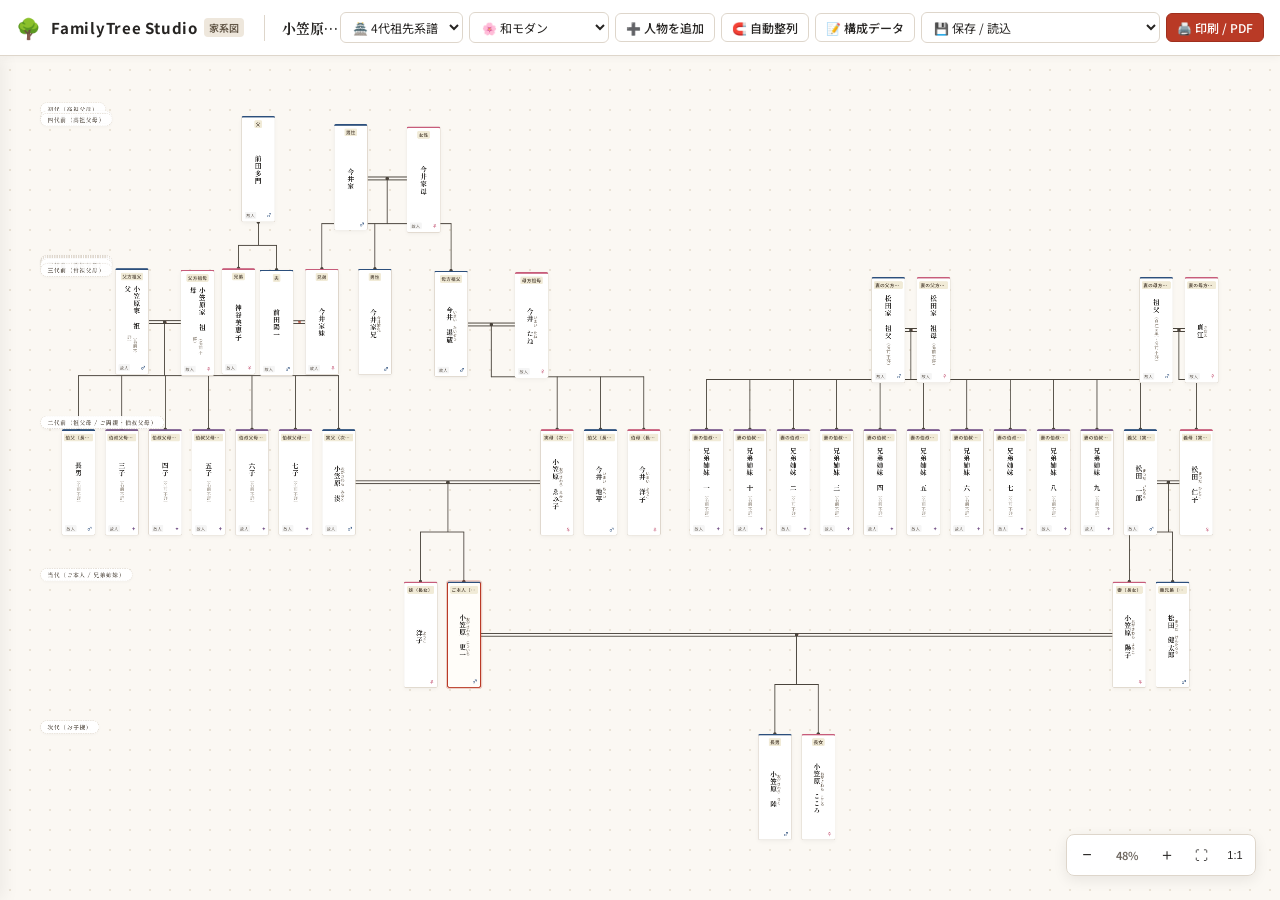
<file: tools/family-tree/index.html>
<!DOCTYPE html>
<html lang="ja">
<head>
  <meta charset="UTF-8">
  <meta name="viewport" content="width=device-width, initial-scale=1.0">
  <title>FamilyTree Studio — 小笠原家 系譜図</title>
  <link rel="icon" href="data:image/svg+xml,<svg xmlns=%22http://www.w3.org/2000/svg%22 viewBox=%220 0 100 100%22><text y=%22.9em%22 font-size=%2290%22>🌳</text></svg>">
  
  <!-- Web Fonts (Google Fonts with robust system fallbacks) -->
  <link rel="preconnect" href="https://fonts.googleapis.com">
  <link rel="preconnect" href="https://fonts.gstatic.com" crossorigin>
  <link href="https://fonts.googleapis.com/css2?family=Cormorant+Garamond:ital,wght@0,600;1,600&family=Noto+Sans+JP:wght@400;500;700&family=Noto+Serif+JP:wght@400;600;700;900&family=Shippori+Mincho:wght@500;700;800&display=swap" rel="stylesheet">

  <link rel="stylesheet" href="css/style.css">
</head>
<body class="theme-japanese">

<div id="app">
  <!-- NAVIGATION HEADER -->
  <header class="app-header">
    <div class="brand-section">
      <div class="brand-icon">🌳</div>
      <div class="brand-title-box">
        <div class="brand-title">
          FamilyTree Studio
          <span class="brand-tag">家系図</span>
        </div>
      </div>

      <div class="doc-meta">
        <input type="text" id="doc-title-input" class="doc-title-input" value="小笠原家 系譜図" title="家系図の表題（クリックで変更可能）" />
        <input type="text" id="doc-subtitle-input" class="doc-subtitle-input" value="令和八年 吉日 調製（小笠原更一 家系・両家四代系譜）" title="副題 / 作成日" />
      </div>
    </div>

    <div class="toolbar-actions">
      <!-- Layout Mode Selection -->
      <select id="layout-mode-select" class="select-input" title="系図の表示形式">
        <option value="ancestry">🏯 4代祖先系譜</option>
        <option value="descendant">🌿 子孫展開</option>
      </select>

      <!-- Theme Selection -->
      <select id="theme-select" class="select-input" title="デザインテーマを選択">
        <option value="japanese">🌸 和モダン</option>
        <option value="heritage">🏛️ 西洋クラシック</option>
        <option value="modern">💎 洗練モダン</option>
      </select>

      <!-- Add Person Button -->
      <button id="btn-add-person" class="btn">
        <span>➕ 人物を追加</span>
      </button>

      <!-- Reset to Auto Layout Button -->
      <button id="btn-reset-layout" class="btn" title="手動ドラッグ配置をリセットして、家系図の自動整列に戻します">
        <span>🧲 自動整列</span>
      </button>

      <!-- Toggle JSON Editor -->
      <button id="btn-toggle-json" class="btn" title="データ直接編集を開閉">
        <span>📝 構成データ</span>
      </button>

      <!-- Storage / Import / Export Dropdown -->
      <select id="file-menu-select" class="select-input" title="保存・読込操作">
        <option value="" disabled selected>💾 保存 / 読込</option>
        <option value="load-ogasawara-actual">🏯 小笠原更一 家系図（本家）を読込</option>
        <option value="load-sample">✨ 山田家 三代系図を読込</option>
        <option value="export-json">📥 JSON保存（構成データ）</option>
        <option value="export-html-full">🌐 HTML保存（フル機能版）</option>
        <option value="export-html-presentation">🖥️ HTML保存（発表・閲覧専用）</option>
        <option value="import-json">📤 JSON読込（ファイルを開く）</option>
        <option value="clear-data">🗑️ すべてリセット（新規作成）</option>
      </select>
      <input type="file" id="file-input-hidden" accept=".json" style="display:none;" />

      <!-- Print Button -->
      <button id="btn-open-print" class="btn btn-vermilion" title="印刷またはPDFとして保存">
        <span>🖨️ 印刷 / PDF</span>
      </button>
    </div>
  </header>

  <!-- MAIN WORKSPACE -->
  <div class="workspace-container">
    <aside id="sidebar-json" class="sidebar-panel">
      <div class="sidebar-header">
        <div class="sidebar-title">
          <span>📝</span> 家系図構成データ (JSON)
        </div>
        <button id="btn-close-sidebar" class="btn" style="padding: 2px 8px; font-size: 11px;">閉じる</button>
      </div>
      <div class="sidebar-content">
        <div style="font-size: 11px; color: var(--text-sub);">
          テキストを直接修正して「図に反映」を押すと即座に反映されます。
        </div>
        <div id="json-error-badge" class="json-error-badge"></div>
        <textarea id="json-textarea" class="json-editor-textarea" spellcheck="false"></textarea>
        <div style="display: flex; gap: 8px;">
          <button id="btn-apply-json" class="btn btn-primary" style="flex: 1;">図に反映する</button>
          <button id="btn-format-json" class="btn">整形</button>
        </div>
      </div>
    </aside>

    <div id="viewport">
      <div id="canvas-container">
        <div class="print-document-header">
          <div id="print-doc-title" class="print-doc-title">小笠原家 系譜図</div>
          <div id="print-doc-subtitle" class="print-doc-subtitle">令和八年 吉日 調製（小笠原更一 家系・両家四代系譜）</div>
        </div>

        <svg id="connector-svg"></svg>
        <div id="cards-container"></div>
      </div>
    </div>

    <div class="floating-controls">
      <button id="btn-zoom-out" class="zoom-btn" title="縮小">−</button>
      <span id="zoom-level-text" class="zoom-level-text">100%</span>
      <button id="btn-zoom-in" class="zoom-btn" title="拡大">＋</button>
      <button id="btn-zoom-fit" class="zoom-btn" title="全体にフィット" style="font-size: 13px;">⛶</button>
      <button id="btn-zoom-reset" class="zoom-btn" title="100%に戻す" style="font-size: 11px;">1:1</button>
    </div>

    <div id="status-toast" class="status-toast">下書きを保存しました</div>
  </div>
</div>

<!-- MODAL: PERSON EDIT / CREATE -->
<div id="person-modal" class="modal-backdrop">
  <div class="modal-card">
    <div class="modal-header">
      <div id="person-modal-title" class="modal-title">
        <span>👤</span> 人物情報の編集
      </div>
      <button id="btn-modal-close" class="modal-close-btn">&times;</button>
    </div>

    <div class="modal-body">
      <input type="hidden" id="form-person-id" />

      <div class="form-row">
        <div class="form-group" style="flex: 2;">
          <label class="form-label" for="form-name">氏名 *</label>
          <input type="text" id="form-name" class="form-input" placeholder="例: 小笠原 更一" required />
        </div>
        <div class="form-group" style="flex: 2;">
          <label class="form-label" for="form-kana">ふりがな</label>
          <input type="text" id="form-kana" class="form-input" placeholder="例: おがさわら こういち" />
        </div>
      </div>

      <div class="form-row">
        <div class="form-group">
          <label class="form-label" for="form-gender">性別</label>
          <select id="form-gender" class="form-select">
            <option value="male">男性 (♂)</option>
            <option value="female">女性 (♀)</option>
            <option value="other">その他 / 未指定</option>
          </select>
        </div>
        <div class="form-group">
          <label class="form-label" for="form-relation">続柄・肩書</label>
          <input type="text" id="form-relation" class="form-input" placeholder="例: ご本人（当主）、実父、長男" />
        </div>
      </div>

      <div class="form-row">
        <div class="form-group">
          <label class="form-label" for="form-birth">生年（西暦/和暦）</label>
          <input type="text" id="form-birth" class="form-input" placeholder="例: 1965 (昭和40)" />
        </div>
        <div class="form-group">
          <label class="form-label" for="form-death">没年（空欄は現存）</label>
          <input type="text" id="form-death" class="form-input" placeholder="例: 2016 (平成28)" />
        </div>
        <div class="form-group" style="flex: 0.8; justify-content: center; align-items: flex-start; padding-top: 18px;">
          <label style="display: flex; align-items: center; gap: 6px; font-size: 12px; cursor: pointer;">
            <input type="checkbox" id="form-is-alive" checked /> 現存
          </label>
        </div>
      </div>

      <div class="form-row">
        <div class="form-group">
          <label class="form-label" for="form-spouses">配偶者（複数選択可）</label>
          <select id="form-spouses" class="form-select" multiple size="3" style="height: 72px;"></select>
        </div>
        <div class="form-group">
          <div style="display:flex;justify-content:space-between;align-items:center;margin-bottom:4px;">
            <label class="form-label" for="form-parents" style="margin-bottom:0;">両親（複数選択可）</label>
            <button type="button" id="btn-modal-add-parent" class="btn btn-secondary" style="padding:2px 8px;font-size:11px;" title="この人物の親を新規作成して上の世代を追加">➕ 親を新規作成（上の世代へ）</button>
          </div>
          <select id="form-parents" class="form-select" multiple size="3" style="height: 72px;"></select>
        </div>
      </div>

      <div class="form-group">
        <label class="form-label" for="form-note">略歴・特記事項・メモ</label>
        <textarea id="form-note" class="form-textarea" placeholder="例: 当主、旧姓、兄弟の順位、業績など"></textarea>
      </div>
    </div>

    <div class="modal-footer">
      <button id="btn-delete-person" class="btn" style="color: #b91c1c; border-color: #fca5a5;">🗑️ 削除</button>
      <div style="display: flex; gap: 8px;">
        <button id="btn-cancel-person" class="btn">キャンセル</button>
        <button id="btn-save-person" class="btn btn-primary">保存する</button>
      </div>
    </div>
  </div>
</div>

<!-- MODAL: PRINT PREVIEW & OPTIONS -->
<div id="print-modal" class="modal-backdrop">
  <div class="modal-card" style="width: 440px;">
    <div class="modal-header">
      <div class="modal-title">
        <span>🖨️</span> 印刷 / PDF出力設定
      </div>
      <button id="btn-print-modal-close" class="modal-close-btn">&times;</button>
    </div>

    <div class="modal-body">
      <div style="font-size: 13px; color: var(--text-sub); line-height: 1.5; margin-bottom: 12px;">
        ブラウザの印刷画面を呼び出します。「送信先」を「PDFに保存」にすることで、美麗なPDFとして保存できます。
      </div>

      <div class="form-group">
        <label class="form-label" for="print-orientation-select">用紙サイズ・向き</label>
        <select id="print-orientation-select" class="form-select">
          <option value="a4-landscape" selected>A4 横（一般的・標準用紙）</option>
          <option value="a3-landscape">A3 横（大家族・多世代系図に最適）</option>
          <option value="b4-landscape">B4 横</option>
          <option value="a4-portrait">A4 縦</option>
        </select>
      </div>

      <div class="form-group" style="margin-top: 10px;">
        <label style="display: flex; align-items: center; gap: 8px; font-size: 13px; cursor: pointer;">
          <input type="checkbox" id="print-auto-fit" checked style="width: 16px; height: 16px;">
          <span><strong>用紙1枚にすっぽり収める（自動縮小フィット）</strong></span>
        </label>
        <div style="font-size: 11px; color: var(--text-sub); margin-left: 24px; margin-top: 2px;">
          系図の横幅を用紙に合わせて自動縮小し、右側がはみ出ないようにします。
        </div>
      </div>

      <div class="form-group" style="margin-top: 10px;">
        <label style="display: flex; align-items: center; gap: 8px; font-size: 13px; cursor: pointer;">
          <input type="checkbox" id="print-include-header" checked style="width: 16px; height: 16px;">
          <span>表題（小笠原家 系譜図）を用紙上部に印字する</span>
        </label>
      </div>

      <div style="background: #fdfaf3; border: 1px solid #ece4d4; padding: 10px; border-radius: 6px; font-size: 11px; line-height: 1.5; color: #6a5e4d; margin-top: 12px;">
        💡 <strong>綺麗に印刷するコツ:</strong><br>
        印刷プレビュー画面の「詳細設定」で<strong>「背景のグラフィック」に必ずチェック</strong>を入れてください。和紙テクスチャや藍（男性）・桜（女性）の差し色が鮮明に出力されます。
      </div>
    </div>

    <div class="modal-footer" style="justify-content: flex-end; gap: 8px;">
      <button id="btn-print-cancel" class="btn">閉じる</button>
      <button id="btn-execute-print" class="btn btn-vermilion">印刷プレビューを開く</button>
    </div>
  </div>
</div>

<!-- APPLICATION SCRIPT -->
  <!-- Application Scripts (Modular, No-Build Architecture) -->
  <script src="js/data.js"></script>
  <script src="js/connectors.js"></script>
  <script src="js/layout.js"></script>
  <script src="js/exporter.js"></script>
  <script src="js/app.js"></script>

</body>
</html>
</file>
<file: tools/family-tree/css/style.css>
/* ==========================================================================
       RESET & BASE CSS
       ========================================================================== */
    *, *::before, *::after {
      box-sizing: border-box;
      margin: 0;
      padding: 0;
    }

    :root {
      --bg-color: #f7f5f0;
      --card-bg: #ffffff;
      --text-main: #2b2b2b;
      --text-sub: #666666;
      --line-color: #5c554e;
      --accent-vermilion: #b93a26;
      --accent-indigo: #2c4f7c;
      --accent-sakura: #c75c7a;
      --accent-gold: #b38838;
      --border-color: #dcd6cd;
      --card-radius: 6px;
      --card-width: 70px;
      --card-height: 220px;
      --font-family: 'Shippori Mincho', 'Noto Serif JP', 'Yu Mincho', 'Hiragino Mincho ProN', serif;
      --font-sans: 'Noto Sans JP', -apple-system, BlinkMacSystemFont, 'Segoe UI', Roboto, sans-serif;
      --font-display: 'Shippori Mincho', 'Noto Serif JP', serif;
    }

    /* THEME: 和モダン (Japanese Traditional) */
    body.theme-japanese {
      --bg-color: #fbf8f3;
      --card-bg: #ffffff;
      --text-main: #262422;
      --text-sub: #6e675f;
      --line-color: #4a443c;
      --border-color: #ded6cb;
      --card-radius: 4px;
      --font-family: 'Shippori Mincho', 'Noto Serif JP', 'Yu Mincho', serif;
      background-color: var(--bg-color);
      background-image: radial-gradient(#ebe3d5 1px, transparent 1px);
      background-size: 20px 20px;
    }

    /* THEME: 西洋クラシック (Western Heritage) */
    body.theme-heritage {
      --bg-color: #f6f3eb;
      --card-bg: #fffdfa;
      --text-main: #332d27;
      --text-sub: #7a7065;
      --line-color: #8c734b;
      --border-color: #cbba99;
      --card-radius: 8px;
      --font-family: 'Cormorant Garamond', 'Noto Serif JP', Georgia, serif;
      background-color: var(--bg-color);
      background-image: linear-gradient(135deg, #f4f0e6 25%, transparent 25%), linear-gradient(225deg, #f4f0e6 25%, transparent 25%), linear-gradient(45deg, #f4f0e6 25%, transparent 25%), linear-gradient(315deg, #f4f0e6 25%, #f6f3eb 25%);
      background-position: 10px 0, 10px 0, 0 0, 0 0;
      background-size: 20px 20px;
    }

    /* THEME: 洗練モダン (Modern Clean) */
    body.theme-modern {
      --bg-color: #f8fafc;
      --card-bg: #ffffff;
      --text-main: #0f172a;
      --text-sub: #64748b;
      --line-color: #94a3b8;
      --border-color: #e2e8f0;
      --card-radius: 12px;
      --font-family: var(--font-sans);
      background-color: var(--bg-color);
      background-image: radial-gradient(#e2e8f0 1.2px, transparent 1.2px);
      background-size: 24px 24px;
    }

    html, body {
      width: 100%;
      height: 100%;
      overflow: hidden;
      color: var(--text-main);
      font-family: var(--font-family);
      -webkit-font-smoothing: antialiased;
      user-select: none;
    }

    #app {
      display: flex;
      flex-direction: column;
      width: 100vw;
      height: 100vh;
      position: relative;
    }

    header.app-header {
      height: 56px;
      background: rgba(255, 255, 255, 0.96);
      backdrop-filter: blur(10px);
      border-bottom: 1px solid var(--border-color);
      display: flex;
      align-items: center;
      justify-content: space-between;
      padding: 0 16px;
      gap: 12px;
      z-index: 100;
      box-shadow: 0 2px 8px rgba(0,0,0,0.04);
      font-family: var(--font-sans);
      overflow-x: auto;
      overflow-y: hidden;
      white-space: nowrap;
    }

    header.app-header::-webkit-scrollbar {
      height: 3px;
    }
    header.app-header::-webkit-scrollbar-thumb {
      background: #dcd6cd;
      border-radius: 3px;
    }

    .brand-section {
      display: flex;
      align-items: center;
      gap: 10px;
      flex-shrink: 1;
      min-width: 0;
    }

    .brand-icon {
      font-size: 20px;
      line-height: 1;
      flex-shrink: 0;
    }

    .brand-title-box {
      display: flex;
      flex-direction: column;
      flex-shrink: 0;
    }

    .brand-title {
      font-size: 15px;
      font-weight: 700;
      letter-spacing: 0.05em;
      color: var(--text-main);
      display: flex;
      align-items: center;
      gap: 6px;
      white-space: nowrap;
    }

    .brand-tag {
      font-size: 10px;
      font-weight: 600;
      background: #eee7dc;
      padding: 2px 5px;
      border-radius: 4px;
      letter-spacing: 0.02em;
      color: #635747;
      white-space: nowrap;
    }

    .doc-meta {
      display: flex;
      align-items: center;
      gap: 6px;
      margin-left: 10px;
      padding-left: 10px;
      border-left: 1px solid var(--border-color);
      flex-shrink: 1;
      min-width: 0;
    }

    .doc-title-input {
      font-family: var(--font-family);
      font-size: 14px;
      font-weight: 700;
      color: var(--text-main);
      background: transparent;
      border: 1px solid transparent;
      border-radius: 4px;
      padding: 2px 6px;
      max-width: 140px;
      min-width: 70px;
      text-overflow: ellipsis;
      white-space: nowrap;
      transition: all 0.2s;
    }

    .doc-title-input:hover, .doc-title-input:focus {
      background: #ffffff;
      border-color: #c7beaf;
      outline: none;
    }

    .doc-subtitle-input {
      font-family: var(--font-family);
      font-size: 11.5px;
      color: var(--text-sub);
      background: transparent;
      border: 1px solid transparent;
      border-radius: 4px;
      padding: 2px 6px;
      max-width: 220px;
      min-width: 60px;
      text-overflow: ellipsis;
      white-space: nowrap;
    }

    .doc-subtitle-input:hover, .doc-subtitle-input:focus {
      background: #ffffff;
      border-color: #c7beaf;
      outline: none;
    }

    .toolbar-actions {
      display: flex;
      align-items: center;
      gap: 6px;
      flex-shrink: 0;
      white-space: nowrap;
    }

    .btn {
      display: inline-flex;
      align-items: center;
      gap: 5px;
      padding: 5px 10px;
      font-size: 12px;
      font-weight: 500;
      border-radius: 6px;
      cursor: pointer;
      border: 1px solid var(--border-color);
      background: #ffffff;
      color: var(--text-main);
      transition: all 0.15s ease;
      font-family: var(--font-sans);
      white-space: nowrap;
      flex-shrink: 0;
    }

    .btn:hover {
      background: #f7f5f0;
      border-color: #bcaba0;
    }

    .btn:active {
      transform: scale(0.98);
    }

    .btn-primary {
      background: #2b4b6f;
      border-color: #243f5e;
      color: #ffffff;
    }

    .btn-primary:hover {
      background: #203957;
      border-color: #172a40;
    }

    .btn-vermilion {
      background: #b93a26;
      border-color: #a02f1d;
      color: #ffffff;
    }

    .btn-vermilion:hover {
      background: #9f2f1e;
      border-color: #832517;
    }

    .select-input {
      padding: 5px 8px;
      font-size: 12px;
      border-radius: 6px;
      border: 1px solid var(--border-color);
      background: #ffffff;
      color: var(--text-main);
      font-family: var(--font-sans);
      cursor: pointer;
      outline: none;
      white-space: nowrap;
      flex-shrink: 0;
    }

    @media (max-width: 1280px) {
      .doc-subtitle-input {
        max-width: 140px;
      }
    }
    @media (max-width: 1100px) {
      .doc-subtitle-input {
        display: none;
      }
      .brand-tag {
        display: none;
      }
    }

    /* ==========================================================================
       MAIN WORKSPACE & PAN / ZOOM CANVAS
       ========================================================================== */
    .workspace-container {
      flex: 1;
      display: flex;
      position: relative;
      overflow: hidden;
    }

    #viewport {
      flex: 1;
      position: relative;
      overflow: hidden;
      cursor: grab;
      width: 100%;
      height: 100%;
    }

    #viewport.dragging {
      cursor: grabbing;
    }

    #canvas-container {
      position: absolute;
      top: 0;
      left: 0;
      transform-origin: 0 0;
      transition: transform 0.05s ease-out;
      will-change: transform;
    }

    #connector-svg {
      position: absolute;
      top: 0;
      left: 0;
      pointer-events: none;
      overflow: visible;
      z-index: 10;
    }

    #cards-container {
      position: absolute;
      top: 0;
      left: 0;
      z-index: 20;
    }

    .generation-marker {
      position: absolute;
      font-family: var(--font-family);
      font-size: 12px;
      font-weight: 700;
      color: var(--text-sub);
      background: rgba(255,255,255,0.94);
      border: 1px dashed var(--border-color);
      padding: 4px 14px;
      border-radius: 14px;
      letter-spacing: 0.1em;
      pointer-events: none;
      box-shadow: 0 2px 6px rgba(0,0,0,0.04);
      white-space: nowrap;
    }

    /* ==========================================================================
       PERSON CARD DESIGN (和風・縦書き短冊型)
       ========================================================================== */
    .person-card {
      position: absolute;
      width: var(--card-width);
      height: var(--card-height);
      box-sizing: border-box;
      background: var(--card-bg);
      border: 1.5px solid var(--border-color);
      border-radius: var(--card-radius);
      box-shadow: 0 3px 10px rgba(0, 0, 0, 0.05);
      padding: 6px 4px;
      display: flex;
      flex-direction: column;
      justify-content: space-between;
      align-items: center;
      cursor: grab;
      transition: box-shadow 0.2s cubic-bezier(0.16, 1, 0.3, 1), border-color 0.2s, transform 0.2s;
      user-select: none;
      overflow: visible;
    }

    .person-card:active {
      cursor: grabbing;
    }

    .person-card.card-dragging {
      cursor: grabbing !important;
      z-index: 100 !important;
      transition: none !important;
      box-shadow: 0 12px 28px rgba(0, 0, 0, 0.22) !important;
      opacity: 0.95;
    }

    .person-card:hover {
      box-shadow: 0 6px 20px rgba(0, 0, 0, 0.12);
      border-color: #ab9c8a;
      transform: translateY(-2px);
      z-index: 25;
    }

    .person-card.active, .person-card.focus-person {
      border: 2px solid var(--accent-vermilion);
      box-shadow: 0 0 0 3px rgba(185, 58, 38, 0.22);
      background: #fffdf9;
    }

    .person-card.gender-male {
      border-top: 3.5px solid var(--accent-indigo);
    }
    .person-card.gender-female {
      border-top: 3.5px solid var(--accent-sakura);
    }
    .person-card.gender-other {
      border-top: 3.5px solid #7c5c8e;
    }

    .card-top {
      width: 100%;
      display: flex;
      align-items: center;
      justify-content: center;
      margin-bottom: 2px;
    }

    .card-relation-tag {
      font-size: 9.5px;
      font-family: var(--font-sans);
      font-weight: 700;
      color: #6d6254;
      background: #f1ebd7;
      padding: 1px 3px;
      border-radius: 3px;
      white-space: nowrap;
      text-overflow: ellipsis;
      overflow: hidden;
      max-width: 62px;
      text-align: center;
      display: block;
    }

    .card-body-vertical {
      flex: 1;
      width: 100%;
      display: flex;
      flex-direction: column;
      align-items: center;
      justify-content: center;
      margin: 2px 0;
      overflow: hidden;
    }

    .card-name-vertical {
      writing-mode: vertical-rl;
      text-orientation: upright;
      font-family: var(--font-family);
      font-weight: 700;
      font-size: 14px;
      letter-spacing: 0.1em;
      line-height: 1.35;
      display: flex;
      align-items: center;
      justify-content: center;
      color: var(--text-main);
      max-height: 155px;
    }

    .card-name-vertical ruby {
      ruby-align: center;
    }

    .card-name-vertical rt {
      font-size: 8px;
      font-weight: 500;
      color: #7a7065;
      letter-spacing: 0;
      font-family: var(--font-sans);
    }

    .card-name-vertical .name-sub {
      font-size: 9px;
      color: #8c8275;
      font-weight: 400;
      margin-top: 2px;
      letter-spacing: 0.02em;
    }

    .card-bottom {
      width: 100%;
      display: flex;
      align-items: center;
      justify-content: space-between;
      padding: 0 2px;
      margin-top: 2px;
    }

    .card-gender-badge {
      font-size: 10px;
      font-weight: 700;
      line-height: 1;
    }
    .gender-male .card-gender-badge { color: var(--accent-indigo); }
    .gender-female .card-gender-badge { color: var(--accent-sakura); }
    .gender-other .card-gender-badge { color: #7c5c8e; }

    .lifespan-pill {
      font-size: 8.5px;
      font-family: var(--font-sans);
      color: var(--text-sub);
      background: rgba(0,0,0,0.04);
      padding: 1px 3px;
      border-radius: 2px;
      white-space: nowrap;
      overflow: hidden;
      text-overflow: ellipsis;
      max-width: 46px;
    }

    .card-actions-hover {
      position: absolute;
      top: -34px;
      left: 50%;
      transform: translateX(-50%);
      display: none;
      background: rgba(40, 36, 32, 0.94);
      backdrop-filter: blur(4px);
      padding: 3px 6px;
      border-radius: 6px;
      box-shadow: 0 4px 12px rgba(0,0,0,0.25);
      gap: 4px;
      z-index: 100;
    }

    .person-card:hover .card-actions-hover {
      display: flex;
    }

    .card-action-btn {
      background: rgba(255, 255, 255, 0.15);
      border: 1px solid rgba(255, 255, 255, 0.25);
      color: #ffffff;
      width: 22px;
      height: 22px;
      border-radius: 4px;
      display: flex;
      align-items: center;
      justify-content: center;
      font-size: 11px;
      cursor: pointer;
      transition: background 0.15s, transform 0.1s;
    }

    .card-action-btn:hover {
      background: rgba(255, 255, 255, 0.35);
      transform: scale(1.1);
    }

    /* ==========================================================================
       SVG CONNECTORS
       ========================================================================== */
    .svg-couple-line {
      stroke: var(--line-color);
      stroke-width: 2.2px;
      stroke-linecap: round;
      fill: none;
    }

    .svg-child-line {
      stroke: var(--line-color);
      stroke-width: 1.8px;
      stroke-linecap: round;
      stroke-linejoin: round;
      fill: none;
    }

    .svg-junction-dot {
      fill: var(--line-color);
    }

    .svg-marriage-icon {
      font-family: var(--font-sans);
      font-size: 13px;
      fill: var(--accent-vermilion);
      text-anchor: middle;
      dominant-baseline: central;
      user-select: none;
    }

    /* ==========================================================================
       SIDEBARS & FLOATING PANELS
       ========================================================================== */
    .sidebar-panel {
      position: absolute;
      top: 0;
      left: 0;
      bottom: 0;
      width: 380px;
      background: #ffffff;
      border-right: 1px solid var(--border-color);
      box-shadow: 4px 0 16px rgba(0,0,0,0.06);
      z-index: 80;
      transform: translateX(-100%);
      transition: transform 0.25s cubic-bezier(0.16, 1, 0.3, 1);
      display: flex;
      flex-direction: column;
      font-family: var(--font-sans);
    }

    .sidebar-panel.open {
      transform: translateX(0);
    }

    .sidebar-header {
      height: 50px;
      border-bottom: 1px solid var(--border-color);
      display: flex;
      align-items: center;
      justify-content: space-between;
      padding: 0 16px;
      background: #faf8f5;
    }

    .sidebar-title {
      font-size: 14px;
      font-weight: 700;
      color: var(--text-main);
      display: flex;
      align-items: center;
      gap: 6px;
    }

    .sidebar-content {
      flex: 1;
      display: flex;
      flex-direction: column;
      padding: 12px;
      gap: 10px;
      overflow: hidden;
    }

    .json-editor-textarea {
      flex: 1;
      width: 100%;
      border: 1px solid var(--border-color);
      border-radius: 6px;
      padding: 10px;
      font-family: 'Consolas', 'Menlo', 'Monaco', monospace;
      font-size: 12px;
      line-height: 1.45;
      background: #faf9f6;
      color: #2b2b2b;
      resize: none;
      outline: none;
    }

    .json-editor-textarea:focus {
      border-color: #2c4f7c;
      background: #ffffff;
    }

    .json-error-badge {
      background: #fee2e2;
      color: #b91c1c;
      padding: 6px 10px;
      border-radius: 4px;
      font-size: 11px;
      display: none;
    }

    .floating-controls {
      position: absolute;
      bottom: 24px;
      right: 24px;
      background: rgba(255, 255, 255, 0.95);
      border: 1px solid var(--border-color);
      border-radius: 8px;
      box-shadow: 0 4px 14px rgba(0,0,0,0.08);
      display: flex;
      align-items: center;
      gap: 2px;
      padding: 4px;
      z-index: 60;
    }

    .zoom-btn {
      width: 32px;
      height: 32px;
      display: flex;
      align-items: center;
      justify-content: center;
      border: none;
      background: transparent;
      border-radius: 6px;
      cursor: pointer;
      font-size: 16px;
      color: var(--text-main);
      transition: background 0.1s;
    }

    .zoom-btn:hover {
      background: #efe9de;
    }

    .zoom-level-text {
      font-size: 11px;
      font-weight: 600;
      padding: 0 6px;
      font-family: var(--font-sans);
      min-width: 44px;
      text-align: center;
      color: var(--text-sub);
    }

    .status-toast {
      position: absolute;
      bottom: 24px;
      left: 24px;
      background: rgba(43, 40, 38, 0.92);
      color: #ffffff;
      padding: 8px 14px;
      border-radius: 6px;
      font-size: 12px;
      font-family: var(--font-sans);
      box-shadow: 0 4px 12px rgba(0,0,0,0.15);
      z-index: 70;
      opacity: 0;
      transform: translateY(8px);
      transition: all 0.25s ease;
      pointer-events: none;
    }

    .status-toast.show {
      opacity: 1;
      transform: translateY(0);
    }

    /* ==========================================================================
       MODAL DIALOG
       ========================================================================== */
    .modal-backdrop {
      position: fixed;
      top: 0;
      left: 0;
      width: 100vw;
      height: 100vh;
      background: rgba(0, 0, 0, 0.4);
      backdrop-filter: blur(2px);
      display: flex;
      align-items: center;
      justify-content: center;
      z-index: 200;
      opacity: 0;
      pointer-events: none;
      transition: opacity 0.2s ease;
    }

    .modal-backdrop.open {
      opacity: 1;
      pointer-events: auto;
    }

    .modal-card {
      background: #ffffff;
      border-radius: 10px;
      width: 480px;
      max-width: 90vw;
      max-height: 85vh;
      display: flex;
      flex-direction: column;
      box-shadow: 0 16px 36px rgba(0,0,0,0.18);
      border: 1px solid var(--border-color);
      transform: scale(0.95);
      transition: transform 0.2s cubic-bezier(0.16, 1, 0.3, 1);
      font-family: var(--font-sans);
      overflow: hidden;
    }

    .modal-backdrop.open .modal-card {
      transform: scale(1);
    }

    .modal-header {
      padding: 14px 18px;
      border-bottom: 1px solid var(--border-color);
      display: flex;
      align-items: center;
      justify-content: space-between;
      background: #faf8f5;
    }

    .modal-title {
      font-size: 16px;
      font-weight: 700;
      color: var(--text-main);
      display: flex;
      align-items: center;
      gap: 8px;
    }

    .modal-close-btn {
      border: none;
      background: transparent;
      font-size: 18px;
      cursor: pointer;
      color: #888888;
      border-radius: 4px;
      padding: 2px 6px;
    }

    .modal-close-btn:hover {
      background: #e9e3d8;
      color: #111111;
    }

    .modal-body {
      padding: 16px 18px;
      overflow-y: auto;
      display: flex;
      flex-direction: column;
      gap: 12px;
    }

    .form-group {
      display: flex;
      flex-direction: column;
      gap: 4px;
    }

    .form-row {
      display: flex;
      gap: 12px;
    }

    .form-row > .form-group {
      flex: 1;
    }

    .form-label {
      font-size: 12px;
      font-weight: 600;
      color: var(--text-sub);
    }

    .form-input, .form-textarea, .form-select {
      border: 1px solid var(--border-color);
      border-radius: 6px;
      padding: 8px 10px;
      font-size: 13px;
      color: var(--text-main);
      font-family: var(--font-sans);
      outline: none;
      transition: border-color 0.15s;
    }

    .form-input:focus, .form-textarea:focus, .form-select:focus {
      border-color: #2c4f7c;
    }

    .form-textarea {
      resize: vertical;
      min-height: 56px;
    }

    .modal-footer {
      padding: 12px 18px;
      border-top: 1px solid var(--border-color);
      background: #faf8f5;
      display: flex;
      align-items: center;
      justify-content: space-between;
    }

    .print-document-header {
      display: none;
    }

    /* ==========================================================================
       PRINT SPECIFIC STYLES (@media print)
       ========================================================================== */
    @media print {
      @page {
        size: A4 landscape;
        margin: 10mm 12mm;
      }

      html, body {
        width: 100% !important;
        height: auto !important;
        overflow: visible !important;
        background: #ffffff !important;
        -webkit-print-color-adjust: exact !important;
        print-color-adjust: exact !important;
      }

      header.app-header,
      .sidebar-panel,
      .floating-controls,
      .status-toast,
      .modal-backdrop,
      .card-actions-hover {
        display: none !important;
      }

      #app, .workspace-container, #viewport {
        position: static !important;
        overflow: visible !important;
        width: 100% !important;
        height: auto !important;
        display: block !important;
      }

      #canvas-container {
        position: relative !important;
        transform: none !important;
        margin: 0 auto !important;
      }

      .print-document-header {
        display: block !important;
        text-align: center;
        margin-bottom: 24px;
        padding-bottom: 12px;
        border-bottom: 2px solid #5c554e;
      }

      .print-doc-title {
        font-family: 'Shippori Mincho', 'Noto Serif JP', serif;
        font-size: 26px;
        font-weight: 800;
        letter-spacing: 0.12em;
        color: #1a1a1a;
        margin-bottom: 4px;
      }

      .print-doc-subtitle {
        font-family: 'Shippori Mincho', 'Noto Serif JP', serif;
        font-size: 13px;
        color: #555555;
        letter-spacing: 0.08em;
      }

      .person-card {
        box-shadow: none !important;
        border: 1px solid #777777 !important;
        page-break-inside: avoid;
        break-inside: avoid;
      }

      .person-card.gender-male {
        border-top: 4px solid #2c4f7c !important;
      }
      .person-card.gender-female {
        border-top: 4px solid #c75c7a !important;
      }

      .svg-couple-line, .svg-child-line {
        stroke: #222222 !important;
      }
      .svg-marriage-icon {
        fill: #b93a26 !important;
      }
    }
</file>
